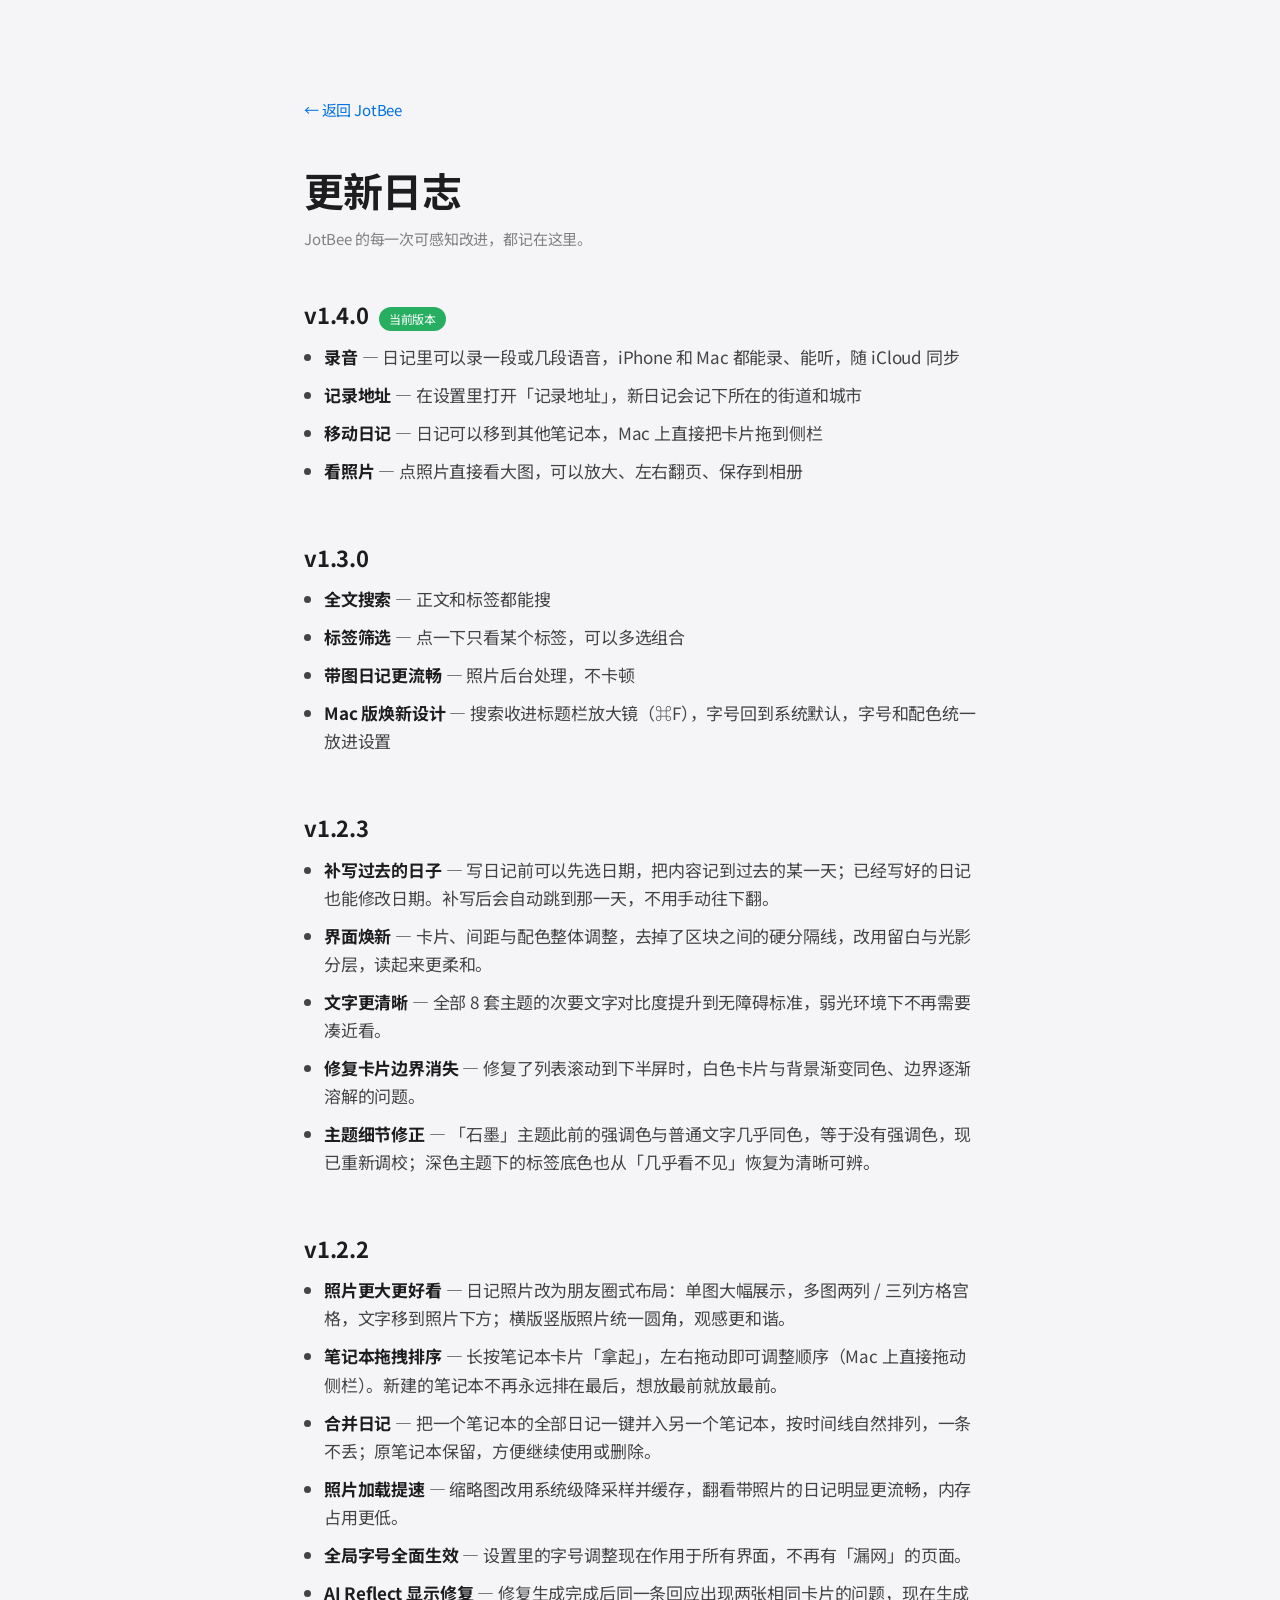
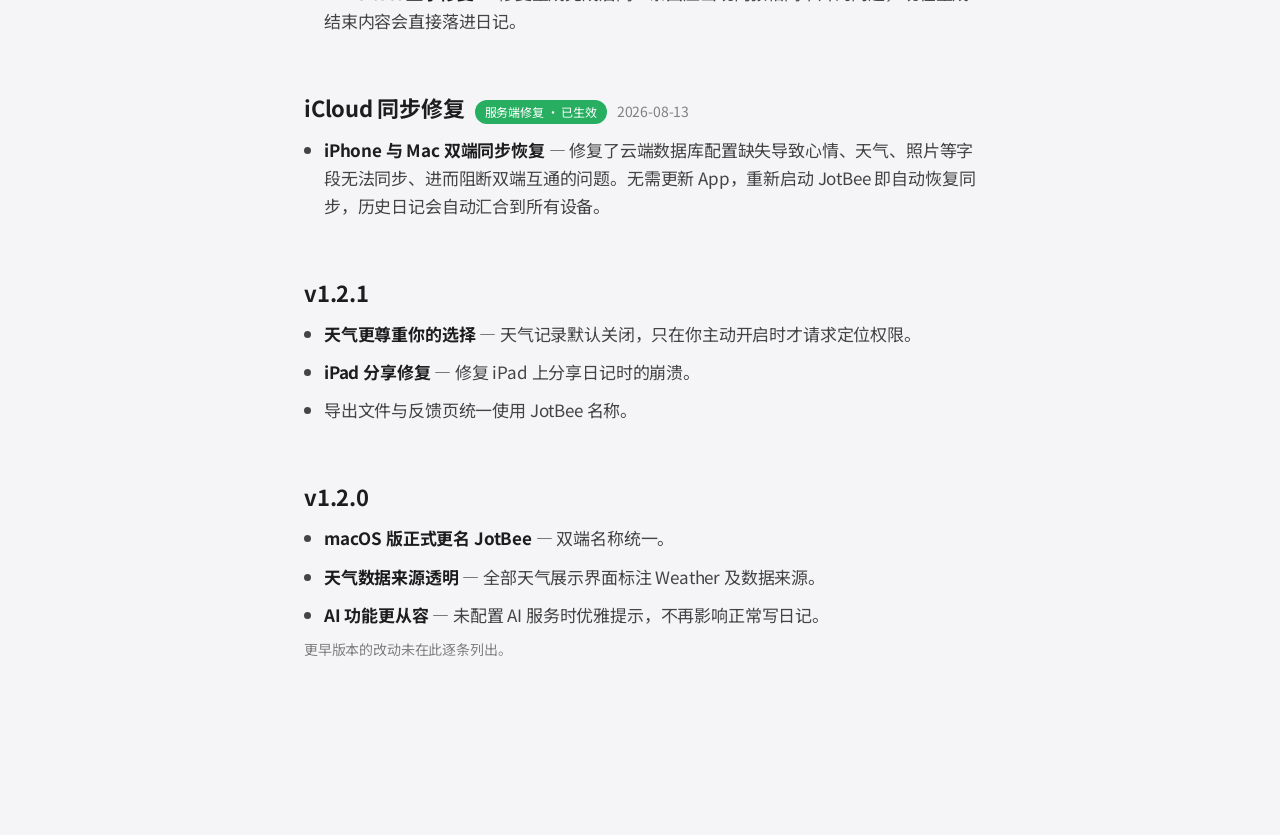
<file: changelog.html>
<!DOCTYPE html>
<html lang="zh-CN">
<head>
    <meta charset="UTF-8">
    <meta name="viewport" content="width=device-width, initial-scale=1.0">
    <title>JotBee 更新日志</title>
    <meta name="description" content="JotBee 的每一次可感知改进：新功能、体验优化与问题修复。">
    <link rel="icon" type="image/png" href="assets/favicon-jotbee.png">
    <link rel="apple-touch-icon" href="assets/favicon-jotbee.png">
    <link rel="stylesheet" href="styles.css">
    <style>
        .changelog-wrap { max-width: 720px; margin: 0 auto; padding: 96px 24px 120px; }
        .changelog-wrap h1 { font-size: 40px; letter-spacing: -0.02em; margin-bottom: 8px; }
        .changelog-meta { color: var(--text-tertiary); font-size: 15px; margin-bottom: 48px; }
        .changelog-back { display: inline-block; margin-bottom: 40px; color: var(--accent); text-decoration: none; font-size: 15px; }
        .changelog-back:hover { text-decoration: underline; }
        .release { margin-bottom: 56px; }
        .release-head { display: flex; align-items: baseline; gap: 10px; flex-wrap: wrap; margin-bottom: 4px; }
        .release-head h2 { font-size: 22px; letter-spacing: -0.01em; margin: 0; }
        .release-badge { font-size: 12px; padding: 3px 10px; border-radius: 999px; background: var(--accent); color: #fff; white-space: nowrap; }
        .release-badge.badge-live { background: #27AE60; }
        .release-date { color: var(--text-tertiary); font-size: 14px; }
        .release ul { padding-left: 20px; margin: 12px 0 0; }
        .release li { color: var(--text-secondary); font-size: 17px; line-height: 1.65; margin: 10px 0; }
        .release li strong { color: var(--text-primary); }
        .release-note { color: var(--text-tertiary); font-size: 14px; margin-top: 10px; }
    </style>
</head>
<body>
    <div class="changelog-wrap">
        <a class="changelog-back" href="index.html">← 返回 JotBee</a>
        <h1>更新日志</h1>
        <p class="changelog-meta">JotBee 的每一次可感知改进，都记在这里。</p>

        <div class="release">
            <div class="release-head">
                <h2>v1.4.0</h2>
                <span class="release-badge badge-live">当前版本</span>
            </div>
            <ul>
                <li><strong>录音</strong> — 日记里可以录一段或几段语音，iPhone 和 Mac 都能录、能听，随 iCloud 同步</li>
                <li><strong>记录地址</strong> — 在设置里打开「记录地址」，新日记会记下所在的街道和城市</li>
                <li><strong>移动日记</strong> — 日记可以移到其他笔记本，Mac 上直接把卡片拖到侧栏</li>
                <li><strong>看照片</strong> — 点照片直接看大图，可以放大、左右翻页、保存到相册</li>
            </ul>
        </div>

        <div class="release">
            <div class="release-head">
                <h2>v1.3.0</h2>
            </div>
            <ul>
                <li><strong>全文搜索</strong> — 正文和标签都能搜</li>
                <li><strong>标签筛选</strong> — 点一下只看某个标签，可以多选组合</li>
                <li><strong>带图日记更流畅</strong> — 照片后台处理，不卡顿</li>
                <li><strong>Mac 版焕新设计</strong> — 搜索收进标题栏放大镜（⌘F），字号回到系统默认，字号和配色统一放进设置</li>
            </ul>
        </div>

        <div class="release">
            <div class="release-head">
                <h2>v1.2.3</h2>
            </div>
            <ul>
                <li><strong>补写过去的日子</strong> — 写日记前可以先选日期，把内容记到过去的某一天；已经写好的日记也能修改日期。补写后会自动跳到那一天，不用手动往下翻。</li>
                <li><strong>界面焕新</strong> — 卡片、间距与配色整体调整，去掉了区块之间的硬分隔线，改用留白与光影分层，读起来更柔和。</li>
                <li><strong>文字更清晰</strong> — 全部 8 套主题的次要文字对比度提升到无障碍标准，弱光环境下不再需要凑近看。</li>
                <li><strong>修复卡片边界消失</strong> — 修复了列表滚动到下半屏时，白色卡片与背景渐变同色、边界逐渐溶解的问题。</li>
                <li><strong>主题细节修正</strong> — 「石墨」主题此前的强调色与普通文字几乎同色，等于没有强调色，现已重新调校；深色主题下的标签底色也从「几乎看不见」恢复为清晰可辨。</li>
            </ul>
        </div>

        <div class="release">
            <div class="release-head">
                <h2>v1.2.2</h2>
            </div>
            <ul>
                <li><strong>照片更大更好看</strong> — 日记照片改为朋友圈式布局：单图大幅展示，多图两列 / 三列方格宫格，文字移到照片下方；横版竖版照片统一圆角，观感更和谐。</li>
                <li><strong>笔记本拖拽排序</strong> — 长按笔记本卡片「拿起」，左右拖动即可调整顺序（Mac 上直接拖动侧栏）。新建的笔记本不再永远排在最后，想放最前就放最前。</li>
                <li><strong>合并日记</strong> — 把一个笔记本的全部日记一键并入另一个笔记本，按时间线自然排列，一条不丢；原笔记本保留，方便继续使用或删除。</li>
                <li><strong>照片加载提速</strong> — 缩略图改用系统级降采样并缓存，翻看带照片的日记明显更流畅，内存占用更低。</li>
                <li><strong>全局字号全面生效</strong> — 设置里的字号调整现在作用于所有界面，不再有「漏网」的页面。</li>
                <li><strong>AI Reflect 显示修复</strong> — 修复生成完成后同一条回应出现两张相同卡片的问题，现在生成结束内容会直接落进日记。</li>
            </ul>
        </div>

        <div class="release">
            <div class="release-head">
                <h2>iCloud 同步修复</h2>
                <span class="release-badge badge-live">服务端修复 · 已生效</span>
                <span class="release-date">2026-08-13</span>
            </div>
            <ul>
                <li><strong>iPhone 与 Mac 双端同步恢复</strong> — 修复了云端数据库配置缺失导致心情、天气、照片等字段无法同步、进而阻断双端互通的问题。无需更新 App，重新启动 JotBee 即自动恢复同步，历史日记会自动汇合到所有设备。</li>
            </ul>
        </div>

        <div class="release">
            <div class="release-head">
                <h2>v1.2.1</h2>
            </div>
            <ul>
                <li><strong>天气更尊重你的选择</strong> — 天气记录默认关闭，只在你主动开启时才请求定位权限。</li>
                <li><strong>iPad 分享修复</strong> — 修复 iPad 上分享日记时的崩溃。</li>
                <li>导出文件与反馈页统一使用 JotBee 名称。</li>
            </ul>
        </div>

        <div class="release">
            <div class="release-head">
                <h2>v1.2.0</h2>
            </div>
            <ul>
                <li><strong>macOS 版正式更名 JotBee</strong> — 双端名称统一。</li>
                <li><strong>天气数据来源透明</strong> — 全部天气展示界面标注  Weather 及数据来源。</li>
                <li><strong>AI 功能更从容</strong> — 未配置 AI 服务时优雅提示，不再影响正常写日记。</li>
            </ul>
            <p class="release-note">更早版本的改动未在此逐条列出。</p>
        </div>
    </div>
</body>
</html>
</file>
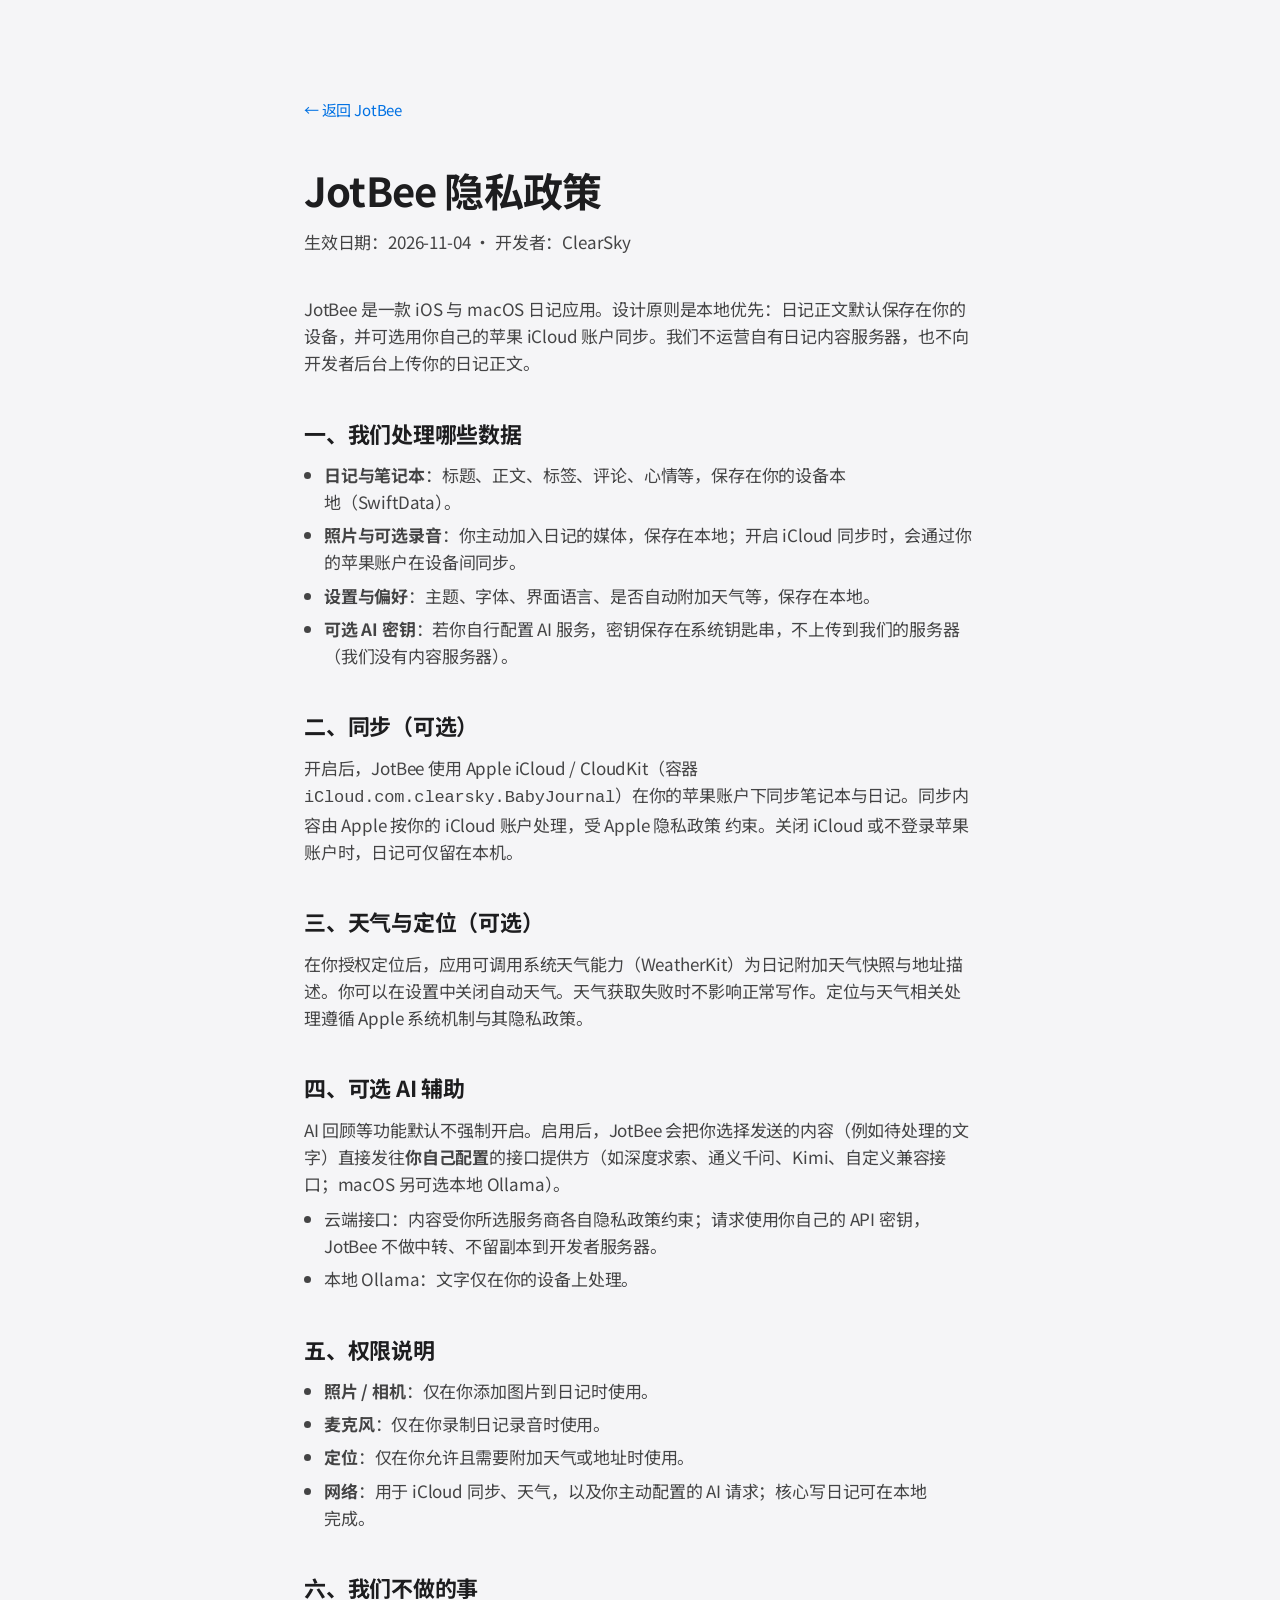
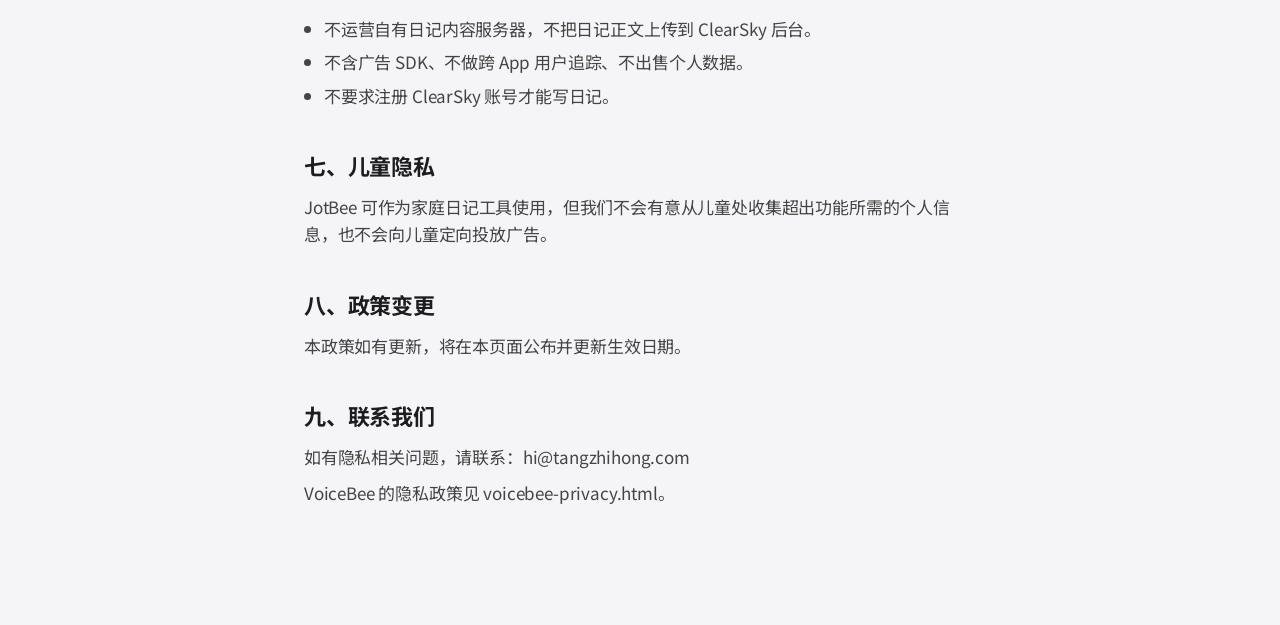
<file: privacy.html>
<!DOCTYPE html>
<html lang="zh-CN">
<head>
    <meta charset="UTF-8">
    <meta name="viewport" content="width=device-width, initial-scale=1.0">
    <title>JotBee 隐私政策</title>
    <meta name="description" content="JotBee 隐私政策：说明日记、照片、天气与可选 AI 功能如何处理数据。本地优先，无自建内容服务器。">
    <link rel="stylesheet" href="styles.css">
    <style>
        .privacy-wrap { max-width: 720px; margin: 0 auto; padding: 96px 24px 120px; }
        .privacy-wrap h1 { font-size: 40px; letter-spacing: -0.02em; margin-bottom: 8px; }
        .privacy-meta { color: var(--text-tertiary); font-size: 15px; margin-bottom: 40px; }
        .privacy-wrap h2 { font-size: 22px; margin: 40px 0 12px; letter-spacing: -0.01em; }
        .privacy-wrap p, .privacy-wrap li { color: var(--text-secondary); font-size: 17px; line-height: 1.6; }
        .privacy-wrap ul { padding-left: 20px; margin: 8px 0; }
        .privacy-wrap li { margin: 6px 0; }
        .privacy-lead { font-size: 19px; color: var(--text-primary); margin-bottom: 8px; }
        .privacy-back { display: inline-block; margin-bottom: 40px; color: var(--accent); text-decoration: none; font-size: 15px; }
        .privacy-back:hover { text-decoration: underline; }
        .privacy-note { color: var(--text-tertiary); font-size: 14px; margin-top: 8px; }
    </style>
</head>
<body>
    <div class="privacy-wrap">
        <a class="privacy-back" href="/">← 返回 JotBee</a>
        <h1>JotBee 隐私政策</h1>
        <p class="privacy-meta">生效日期：2026-11-04 · 开发者：ClearSky</p>

        <p class="privacy-lead">JotBee 是一款 iOS 与 macOS 日记应用。设计原则是本地优先：日记正文默认保存在你的设备，并可选用你自己的苹果 iCloud 账户同步。我们不运营自有日记内容服务器，也不向开发者后台上传你的日记正文。</p>

        <h2>一、我们处理哪些数据</h2>
        <ul>
            <li><strong>日记与笔记本</strong>：标题、正文、标签、评论、心情等，保存在你的设备本地（SwiftData）。</li>
            <li><strong>照片与可选录音</strong>：你主动加入日记的媒体，保存在本地；开启 iCloud 同步时，会通过你的苹果账户在设备间同步。</li>
            <li><strong>设置与偏好</strong>：主题、字体、界面语言、是否自动附加天气等，保存在本地。</li>
            <li><strong>可选 AI 密钥</strong>：若你自行配置 AI 服务，密钥保存在系统钥匙串，不上传到我们的服务器（我们没有内容服务器）。</li>
        </ul>

        <h2>二、同步（可选）</h2>
        <p>开启后，JotBee 使用 Apple iCloud / CloudKit（容器 <code>iCloud.com.clearsky.BabyJournal</code>）在你的苹果账户下同步笔记本与日记。同步内容由 Apple 按你的 iCloud 账户处理，受 <a href="https://www.apple.com/legal/privacy/" target="_blank" rel="noopener noreferrer">Apple 隐私政策</a> 约束。关闭 iCloud 或不登录苹果账户时，日记可仅留在本机。</p>

        <h2>三、天气与定位（可选）</h2>
        <p>在你授权定位后，应用可调用系统天气能力（WeatherKit）为日记附加天气快照与地址描述。你可以在设置中关闭自动天气。天气获取失败时不影响正常写作。定位与天气相关处理遵循 Apple 系统机制与其隐私政策。</p>

        <h2>四、可选 AI 辅助</h2>
        <p>AI 回顾等功能默认不强制开启。启用后，JotBee 会把你选择发送的内容（例如待处理的文字）直接发往<strong>你自己配置</strong>的接口提供方（如深度求索、通义千问、Kimi、自定义兼容接口；macOS 另可选本地 Ollama）。</p>
        <ul>
            <li>云端接口：内容受你所选服务商各自隐私政策约束；请求使用你自己的 API 密钥，JotBee 不做中转、不留副本到开发者服务器。</li>
            <li>本地 Ollama：文字仅在你的设备上处理。</li>
        </ul>

        <h2>五、权限说明</h2>
        <ul>
            <li><strong>照片 / 相机</strong>：仅在你添加图片到日记时使用。</li>
            <li><strong>麦克风</strong>：仅在你录制日记录音时使用。</li>
            <li><strong>定位</strong>：仅在你允许且需要附加天气或地址时使用。</li>
            <li><strong>网络</strong>：用于 iCloud 同步、天气，以及你主动配置的 AI 请求；核心写日记可在本地完成。</li>
        </ul>

        <h2>六、我们不做的事</h2>
        <ul>
            <li>不运营自有日记内容服务器，不把日记正文上传到 ClearSky 后台。</li>
            <li>不含广告 SDK、不做跨 App 用户追踪、不出售个人数据。</li>
            <li>不要求注册 ClearSky 账号才能写日记。</li>
        </ul>

        <h2>七、儿童隐私</h2>
        <p>JotBee 可作为家庭日记工具使用，但我们不会有意从儿童处收集超出功能所需的个人信息，也不会向儿童定向投放广告。</p>

        <h2>八、政策变更</h2>
        <p>本政策如有更新，将在本页面公布并更新生效日期。</p>

        <h2>九、联系我们</h2>
        <p>如有隐私相关问题，请联系：hi@tangzhihong.com</p>
        <p class="privacy-note">VoiceBee 的隐私政策见 <a href="voicebee-privacy.html">voicebee-privacy.html</a>。</p>
    </div>
</body>
</html>
</file>
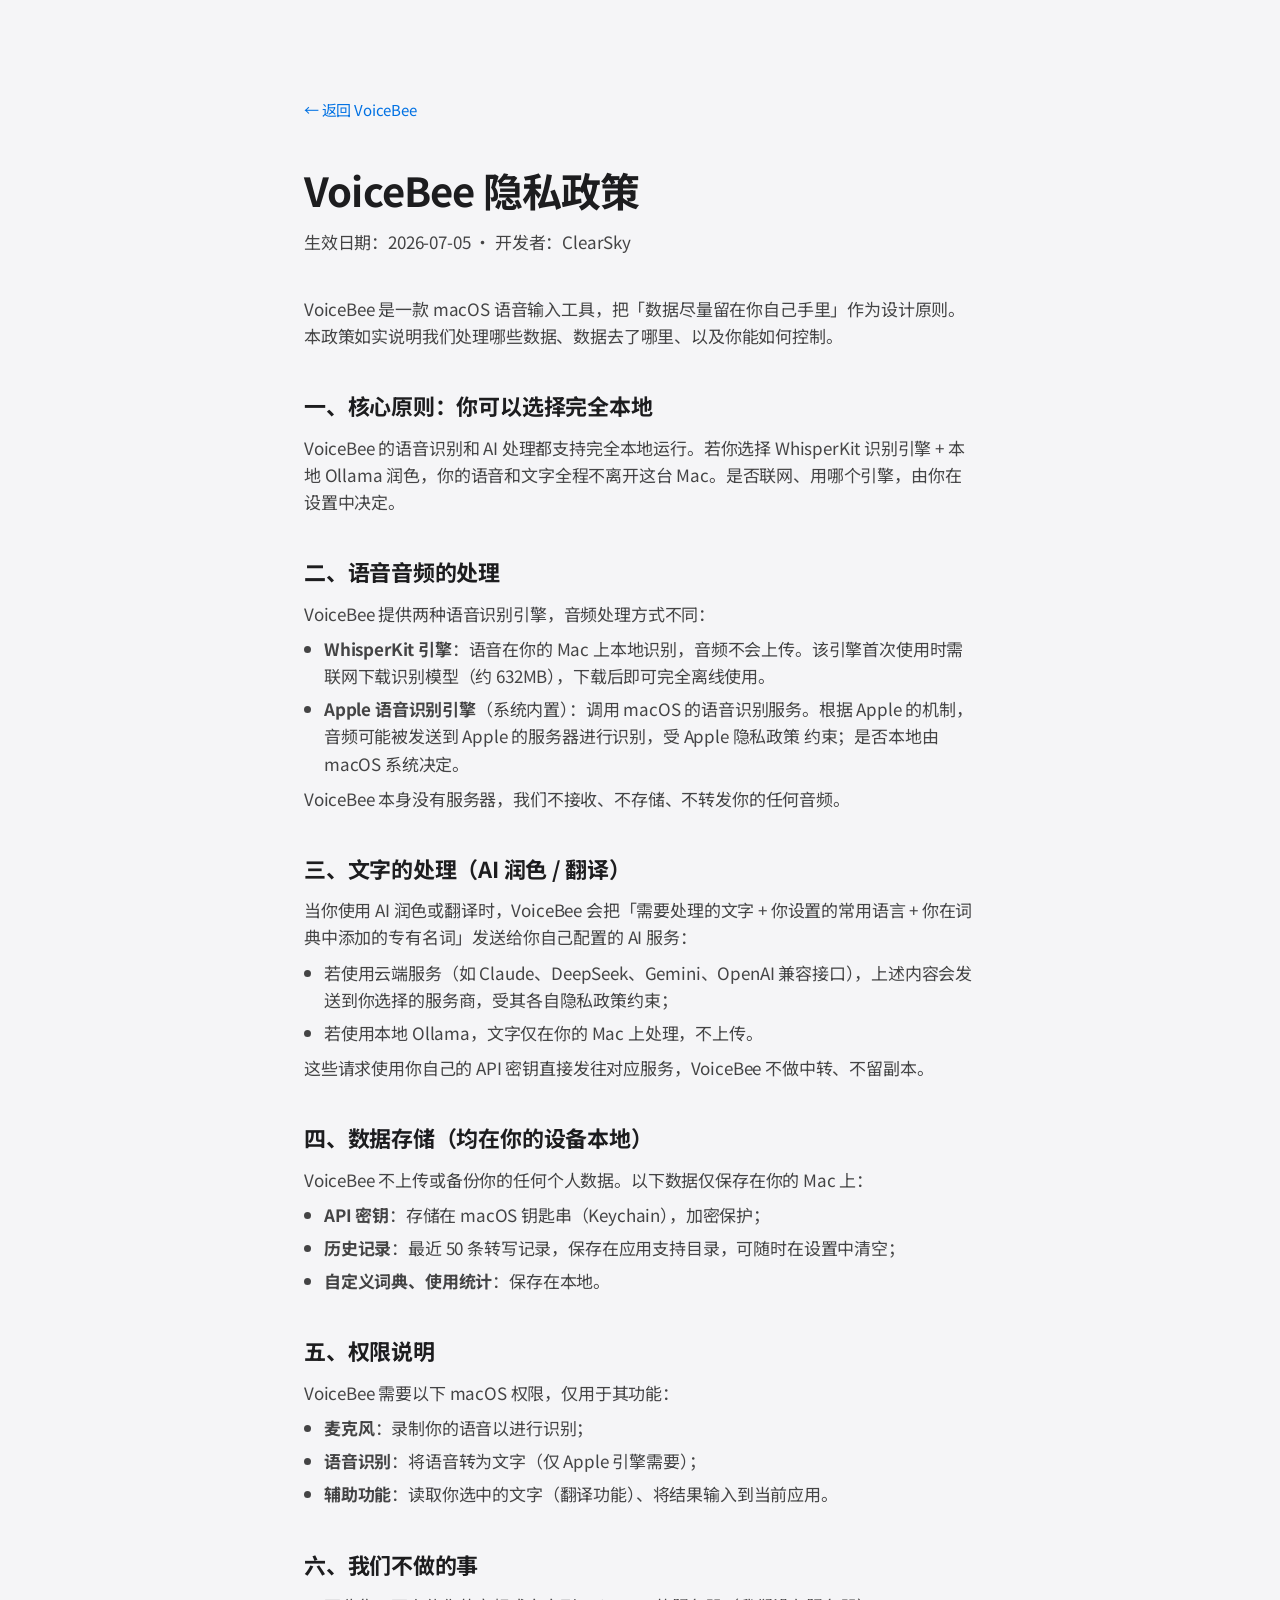
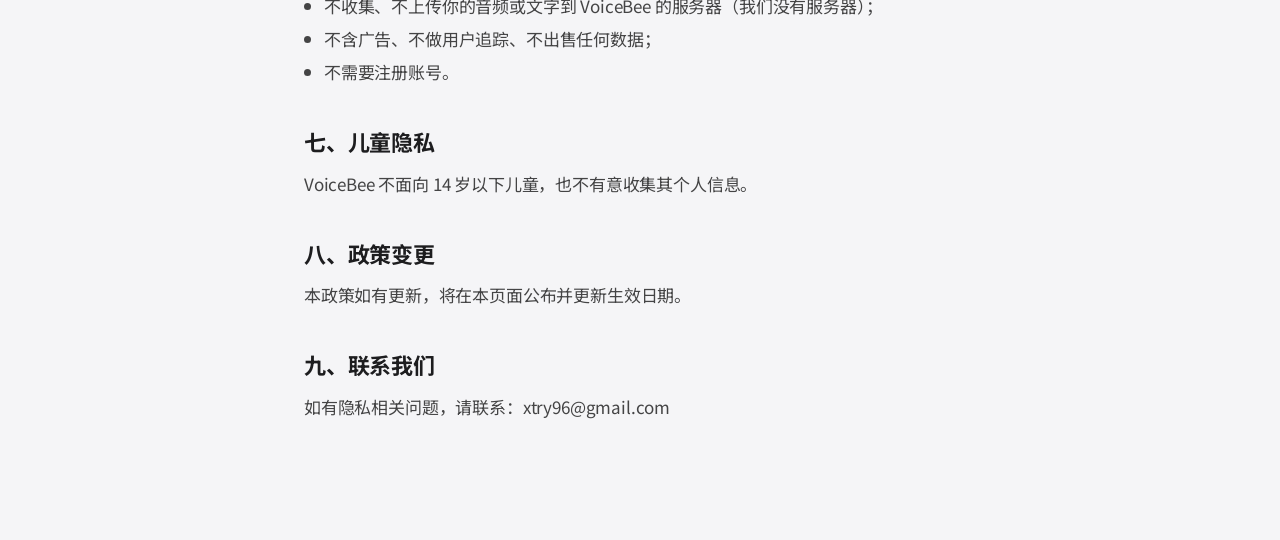
<file: voicebee-privacy.html>
<!DOCTYPE html>
<html lang="zh-CN">
<head>
    <meta charset="UTF-8">
    <meta name="viewport" content="width=device-width, initial-scale=1.0">
    <title>VoiceBee 隐私政策</title>
    <meta name="description" content="VoiceBee 隐私政策：如实说明语音、文字数据的处理方式与去向。支持完全本地运行。">
    <link rel="stylesheet" href="styles.css">
    <style>
        .privacy-wrap { max-width: 720px; margin: 0 auto; padding: 96px 24px 120px; }
        .privacy-wrap h1 { font-size: 40px; letter-spacing: -0.02em; margin-bottom: 8px; }
        .privacy-meta { color: var(--text-tertiary); font-size: 15px; margin-bottom: 40px; }
        .privacy-wrap h2 { font-size: 22px; margin: 40px 0 12px; letter-spacing: -0.01em; }
        .privacy-wrap p, .privacy-wrap li { color: var(--text-secondary); font-size: 17px; line-height: 1.6; }
        .privacy-wrap ul { padding-left: 20px; margin: 8px 0; }
        .privacy-wrap li { margin: 6px 0; }
        .privacy-lead { font-size: 19px; color: var(--text-primary); margin-bottom: 8px; }
        .privacy-back { display: inline-block; margin-bottom: 40px; color: var(--accent); text-decoration: none; font-size: 15px; }
        .privacy-back:hover { text-decoration: underline; }
        .privacy-note { color: var(--text-tertiary); font-size: 14px; margin-top: 8px; }
    </style>
</head>
<body>
    <div class="privacy-wrap">
        <a class="privacy-back" href="voicebee.html">← 返回 VoiceBee</a>
        <h1>VoiceBee 隐私政策</h1>
        <p class="privacy-meta">生效日期：2026-07-05 · 开发者：ClearSky</p>

        <p class="privacy-lead">VoiceBee 是一款 macOS 语音输入工具，把「数据尽量留在你自己手里」作为设计原则。本政策如实说明我们处理哪些数据、数据去了哪里、以及你能如何控制。</p>

        <h2>一、核心原则：你可以选择完全本地</h2>
        <p>VoiceBee 的语音识别和 AI 处理都支持完全本地运行。若你选择 WhisperKit 识别引擎 + 本地 Ollama 润色，你的语音和文字全程不离开这台 Mac。是否联网、用哪个引擎，由你在设置中决定。</p>

        <h2>二、语音音频的处理</h2>
        <p>VoiceBee 提供两种语音识别引擎，音频处理方式不同：</p>
        <ul>
            <li><strong>WhisperKit 引擎</strong>：语音在你的 Mac 上本地识别，音频不会上传。该引擎首次使用时需联网下载识别模型（约 632MB），下载后即可完全离线使用。</li>
            <li><strong>Apple 语音识别引擎</strong>（系统内置）：调用 macOS 的语音识别服务。根据 Apple 的机制，音频可能被发送到 Apple 的服务器进行识别，受 <a href="https://www.apple.com/legal/privacy/" target="_blank" rel="noopener noreferrer">Apple 隐私政策</a> 约束；是否本地由 macOS 系统决定。</li>
        </ul>
        <p>VoiceBee 本身没有服务器，我们不接收、不存储、不转发你的任何音频。</p>

        <h2>三、文字的处理（AI 润色 / 翻译）</h2>
        <p>当你使用 AI 润色或翻译时，VoiceBee 会把「需要处理的文字 + 你设置的常用语言 + 你在词典中添加的专有名词」发送给你自己配置的 AI 服务：</p>
        <ul>
            <li>若使用云端服务（如 Claude、DeepSeek、Gemini、OpenAI 兼容接口），上述内容会发送到你选择的服务商，受其各自隐私政策约束；</li>
            <li>若使用本地 Ollama，文字仅在你的 Mac 上处理，不上传。</li>
        </ul>
        <p>这些请求使用你自己的 API 密钥直接发往对应服务，VoiceBee 不做中转、不留副本。</p>

        <h2>四、数据存储（均在你的设备本地）</h2>
        <p>VoiceBee 不上传或备份你的任何个人数据。以下数据仅保存在你的 Mac 上：</p>
        <ul>
            <li><strong>API 密钥</strong>：存储在 macOS 钥匙串（Keychain），加密保护；</li>
            <li><strong>历史记录</strong>：最近 50 条转写记录，保存在应用支持目录，可随时在设置中清空；</li>
            <li><strong>自定义词典、使用统计</strong>：保存在本地。</li>
        </ul>

        <h2>五、权限说明</h2>
        <p>VoiceBee 需要以下 macOS 权限，仅用于其功能：</p>
        <ul>
            <li><strong>麦克风</strong>：录制你的语音以进行识别；</li>
            <li><strong>语音识别</strong>：将语音转为文字（仅 Apple 引擎需要）；</li>
            <li><strong>辅助功能</strong>：读取你选中的文字（翻译功能）、将结果输入到当前应用。</li>
        </ul>

        <h2>六、我们不做的事</h2>
        <ul>
            <li>不收集、不上传你的音频或文字到 VoiceBee 的服务器（我们没有服务器）；</li>
            <li>不含广告、不做用户追踪、不出售任何数据；</li>
            <li>不需要注册账号。</li>
        </ul>

        <h2>七、儿童隐私</h2>
        <p>VoiceBee 不面向 14 岁以下儿童，也不有意收集其个人信息。</p>

        <h2>八、政策变更</h2>
        <p>本政策如有更新，将在本页面公布并更新生效日期。</p>

        <h2>九、联系我们</h2>
        <p>如有隐私相关问题，请联系：xtry96@gmail.com</p>
    </div>
</body>
</html>
</file>
<file: styles.css>
/* ===== ClearSky — Apple-inspired System (v2) ===== */

@import url('https://fonts.googleapis.com/css2?family=Noto+Sans+SC:wght@300;400;500;600;700&display=swap');

*, *::before, *::after { margin: 0; padding: 0; box-sizing: border-box }

:root {
    /* Surfaces (defaults — overridden by theme classes) */
    --bg-page: #f5f5f7;
    --bg-dark: #000000;
    --bg-white: #ffffff;
    --bg-light: #f5f5f7;
    --bg-card: #ffffff;
    --bg-card-dark: #1d1d1f;

    --text-primary: #1d1d1f;
    --text-secondary: rgba(0, 0, 0, 0.72);
    --text-tertiary: rgba(0, 0, 0, 0.48);

    --accent: #0071e3;
    --accent-hover: #0077ed;
    --accent-soft: rgba(0, 113, 227, 0.08);
    --link-light: #0066cc;
    --link-dark: #2997ff;

    --border-light: rgba(0, 0, 0, 0.08);
    --border-dark: rgba(255, 255, 255, 0.12);

    --font-display: 'SF Pro Display', -apple-system, BlinkMacSystemFont,
        'PingFang SC', 'Noto Sans SC', 'Source Han Sans CN',
        'Microsoft YaHei', 'Helvetica Neue', sans-serif;
    --font-text: 'SF Pro Text', -apple-system, BlinkMacSystemFont,
        'PingFang SC', 'Noto Sans SC', 'Source Han Sans CN',
        'Microsoft YaHei', 'Helvetica Neue', sans-serif;
    --font-mono: 'SF Mono', ui-monospace, Menlo, monospace;

    --max-width: 1040px;
    --section-padding: 120px 0;
    --radius-card: 18px;
    --radius-tile: 22px;
    --radius-pill: 980px;
}

/* ===== Theme: Warm (gold + cream) ===== */
.theme-warm {
    --bg-page: #f4efe6;
    --bg-light: #f4efe6;
    --bg-white: #faf6ef;
    --bg-card: #faf6ef;
    --accent: #a17434;
    --accent-hover: #b88440;
    --accent-soft: rgba(161, 116, 52, 0.10);
    --link-light: #7d5722;
    --link-dark: #d6a558;
}

/* ===== Theme: Mono (pure black/white) ===== */
.theme-mono {
    --accent: #1d1d1f;
    --accent-hover: #000000;
    --accent-soft: rgba(0, 0, 0, 0.06);
    --link-light: #1d1d1f;
    --link-dark: #ffffff;
}

html { scroll-behavior: smooth }

body {
    font-family: var(--font-text);
    font-size: 17px;
    line-height: 1.47;
    letter-spacing: -0.01em;
    color: var(--text-primary);
    background: var(--bg-page);
    -webkit-font-smoothing: antialiased;
    -moz-osx-font-smoothing: grayscale;
    text-wrap: pretty;
}

a { color: inherit; text-decoration: none }
img { max-width: 100%; height: auto; display: block }
button { font-family: inherit; cursor: pointer; border: none; background: none }

/* ===== Skip link ===== */
.skip-nav {
    position: absolute; top: -100%; left: 16px; z-index: 200;
    background: var(--accent); color: #fff;
    padding: 8px 16px; border-radius: 0 0 8px 8px;
    font-size: 14px; font-weight: 600;
}
.skip-nav:focus { top: 0 }

/* ===== Top Nav ===== */
.nav {
    position: sticky; top: 0; z-index: 100;
    background: rgba(0, 0, 0, 0.78);
    backdrop-filter: saturate(180%) blur(20px);
    -webkit-backdrop-filter: saturate(180%) blur(20px);
    height: 48px;
}
.theme-warm .nav { background: rgba(40, 26, 14, 0.82) }
.nav-inner {
    max-width: var(--max-width);
    margin: 0 auto; padding: 0 24px;
    height: 48px;
    display: flex; align-items: center; justify-content: space-between;
}
.nav-logo {
    font-family: var(--font-display);
    font-size: 17px; font-weight: 600;
    color: #fff; letter-spacing: -0.01em;
    display: inline-flex; align-items: center; gap: 8px;
}
.nav-logo-mark {
    width: 16px; height: 16px;
    border-radius: 4px;
    background: linear-gradient(135deg, #fff 0%, #d4d4d6 100%);
    display: inline-block;
}
.theme-warm .nav-logo-mark {
    background: linear-gradient(135deg, #e6c98a 0%, #a17434 100%);
}
.nav-links { display: flex; gap: 28px }
.nav-links a {
    font-size: 12px; font-weight: 400;
    color: rgba(255, 255, 255, 0.78);
    transition: color .2s;
}
.nav-links a:hover { color: #fff }

/* ===== Sections ===== */
.section { padding: var(--section-padding); position: relative }
.section-inner {
    max-width: var(--max-width);
    margin: 0 auto; padding: 0 24px;
}
.section-dark { background: var(--bg-dark); color: #fff }
.section-light { background: var(--bg-light); color: var(--text-primary) }
.section-white { background: var(--bg-white); color: var(--text-primary) }
.section + .section { border-top: 0 }

.theme-warm .section-dark { background: #1a120a }

/* ===== Typography ===== */
.eyebrow {
    font-family: var(--font-display);
    font-size: 13px; font-weight: 500;
    text-transform: uppercase;
    letter-spacing: 0.12em;
    color: var(--accent);
    margin-bottom: 16px;
}
.section-dark .eyebrow { color: var(--link-dark) }
.theme-mono .section-dark .eyebrow { color: rgba(255,255,255,.7) }

.headline-hero {
    font-family: var(--font-display);
    font-size: clamp(40px, 6vw, 76px);
    font-weight: 600;
    line-height: 1.04;
    letter-spacing: -0.025em;
}
.headline-section {
    font-family: var(--font-display);
    font-size: clamp(28px, 4vw, 44px);
    font-weight: 600;
    line-height: 1.08;
    letter-spacing: -0.015em;
}
.headline-tile {
    font-family: var(--font-display);
    font-size: 24px; font-weight: 600;
    line-height: 1.16; letter-spacing: -0.01em;
}
.subtitle {
    font-family: var(--font-display);
    font-size: clamp(17px, 1.6vw, 21px);
    font-weight: 400;
    line-height: 1.4;
    letter-spacing: 0;
    margin-top: 16px;
    color: var(--text-secondary);
    max-width: 640px;
}
.section-dark .subtitle { color: rgba(255, 255, 255, 0.72) }
.section-inner.center { text-align: center }
.section-inner.center .subtitle { margin-left: auto; margin-right: auto }

/* ===== Buttons ===== */
.btn {
    display: inline-flex; align-items: center; gap: 8px;
    font-family: var(--font-text);
    font-size: 15px; font-weight: 500;
    padding: 11px 24px;
    border-radius: var(--radius-pill);
    transition: all .2s ease;
    border: 1px solid transparent;
}
.btn-primary { background: var(--accent); color: #fff }
.btn-primary:hover { background: var(--accent-hover); transform: translateY(-1px) }
.btn-ghost {
    border-color: rgba(0,0,0,.18);
    color: var(--text-primary);
}
.btn-ghost:hover { background: rgba(0,0,0,.04) }
.section-dark .btn-ghost {
    border-color: rgba(255,255,255,.28);
    color: #fff;
}
.section-dark .btn-ghost:hover { background: rgba(255,255,255,.08) }
.theme-mono .btn-primary { background: #1d1d1f; color: #fff }
.theme-mono .section-dark .btn-primary { background: #fff; color: #000 }

.link-arrow {
    display: inline-flex; align-items: center; gap: 4px;
    color: var(--accent);
    font-size: 15px; font-weight: 500;
    transition: gap .2s;
}
.link-arrow:hover { gap: 8px }
.section-dark .link-arrow { color: var(--link-dark) }
.theme-mono .section-dark .link-arrow { color: #fff }

/* ===== Hero ===== */
.hero {
    padding: 80px 0 40px;
    display: grid;
    grid-template-columns: 1.05fr 1fr;
    gap: 64px;
    align-items: center;
}
.hero-text .headline-hero { margin-bottom: 0 }
.hero-meta {
    margin-top: 32px;
    display: flex; gap: 16px; flex-wrap: wrap;
    align-items: center;
}
.hero-stat {
    display: inline-flex; align-items: center; gap: 8px;
    font-size: 13px;
    color: rgba(255,255,255,.6);
}
.hero-stat-dot {
    width: 6px; height: 6px;
    border-radius: 50%;
    background: #34c759;
    box-shadow: 0 0 0 4px rgba(52, 199, 89, 0.18);
}

/* Hero mockup composition */
.hero-stage {
    position: relative;
    aspect-ratio: 4 / 5;
    width: 100%;
    max-width: 460px;
    margin: 0 auto;
}
.mock {
    position: absolute;
    border-radius: 14px;
    overflow: hidden;
    box-shadow:
        0 1px 1px rgba(0,0,0,.04),
        0 12px 28px rgba(0,0,0,.18),
        0 32px 80px rgba(0,0,0,.28);
}

/* JotBee editor mock — back left */
.mock-jotbee {
    width: 78%;
    top: 6%;
    left: 0;
    background: #faf6ef;
    transform: rotate(-3deg);
    border: 1px solid rgba(0,0,0,.06);
}
.theme-mono .mock-jotbee { background: #fff }
.mock-jotbee-bar {
    height: 30px;
    background: linear-gradient(180deg, #f0ebe1 0%, #e8e2d4 100%);
    display: flex; align-items: center; padding: 0 12px; gap: 6px;
    border-bottom: 1px solid rgba(0,0,0,.05);
}
.mock-jotbee-bar i {
    width: 10px; height: 10px; border-radius: 50%;
    background: rgba(0,0,0,.18);
}
.mock-jotbee-bar i:nth-child(1) { background: #ff5f57 }
.mock-jotbee-bar i:nth-child(2) { background: #febc2e }
.mock-jotbee-bar i:nth-child(3) { background: #28c840 }
.mock-jotbee-body {
    padding: 22px 24px 28px;
    font-family: var(--font-display);
    color: #2a241a;
}
.mock-jotbee-date {
    font-size: 11px; color: #a89a82;
    letter-spacing: 0.08em; text-transform: uppercase;
    margin-bottom: 8px;
}
.mock-jotbee-title {
    font-size: 17px; font-weight: 600;
    margin-bottom: 12px; line-height: 1.3;
}
.mock-jotbee-line {
    height: 7px; border-radius: 3px;
    background: rgba(58, 44, 24, 0.14);
    margin-bottom: 7px;
}
.mock-jotbee-line.short { width: 64% }
.mock-jotbee-line.medium { width: 84% }
.mock-jotbee-emoji {
    margin-top: 14px;
    display: flex; gap: 6px;
    font-size: 13px;
}
.mock-jotbee-tag {
    display: inline-block;
    padding: 3px 9px;
    border-radius: 100px;
    background: rgba(161, 116, 52, .12);
    color: #a17434;
    font-size: 10px;
    font-weight: 600;
}

/* VoiceBee floating panel — front right */
.mock-voicebee {
    width: 64%;
    bottom: 4%;
    right: 0;
    background: rgba(28, 28, 30, 0.86);
    backdrop-filter: blur(24px) saturate(160%);
    -webkit-backdrop-filter: blur(24px) saturate(160%);
    color: #fff;
    padding: 18px 20px 16px;
    transform: rotate(2.5deg);
    border: 1px solid rgba(255,255,255,.08);
}
.mock-voicebee-text {
    font-family: var(--font-display);
    font-size: 14px;
    line-height: 1.4;
    letter-spacing: -0.005em;
    color: rgba(255,255,255,.95);
}
.mock-voicebee-cursor {
    display: inline-block;
    width: 1px; height: 14px;
    background: #fff;
    margin-left: 1px;
    vertical-align: -2px;
    animation: blink 1s step-end infinite;
}
@keyframes blink { 50% { opacity: 0 } }
.mock-voicebee-bottom {
    margin-top: 14px;
    display: flex; align-items: center; justify-content: space-between;
    gap: 10px;
    padding-top: 12px;
    border-top: 1px solid rgba(255,255,255,.10);
}
.mock-voicebee-wave {
    display: flex; align-items: center; gap: 3px;
    height: 14px;
}
.mock-voicebee-wave span {
    display: block;
    width: 2px;
    background: #ff453a;
    border-radius: 2px;
    animation: wave 1.2s ease-in-out infinite;
}
.mock-voicebee-wave span:nth-child(1) { height: 30%; animation-delay: -.4s }
.mock-voicebee-wave span:nth-child(2) { height: 60%; animation-delay: -.2s }
.mock-voicebee-wave span:nth-child(3) { height: 100%; animation-delay: 0s }
.mock-voicebee-wave span:nth-child(4) { height: 70%; animation-delay: -.3s }
.mock-voicebee-wave span:nth-child(5) { height: 45%; animation-delay: -.1s }
.mock-voicebee-wave span:nth-child(6) { height: 80%; animation-delay: -.5s }
@keyframes wave {
    0%, 100% { transform: scaleY(.5) }
    50% { transform: scaleY(1) }
}
.mock-voicebee-kbd {
    font-family: var(--font-mono);
    font-size: 10px;
    color: rgba(255,255,255,.55);
    padding: 3px 8px;
    border: 1px solid rgba(255,255,255,.18);
    border-radius: 5px;
}

@media (prefers-reduced-motion: reduce) {
    .mock-voicebee-cursor, .mock-voicebee-wave span { animation: none }
}

/* Decorative ambient glow behind mockups */
.hero-stage::before {
    content: '';
    position: absolute;
    inset: -10% -5% -5% -5%;
    background:
        radial-gradient(40% 35% at 70% 30%, var(--accent-soft) 0%, transparent 60%),
        radial-gradient(45% 40% at 30% 70%, var(--accent-soft) 0%, transparent 60%);
    z-index: -1;
    filter: blur(20px);
}

/* ===== Products grid ===== */
.products-grid {
    display: grid;
    grid-template-columns: 1fr 1fr;
    gap: 14px;
    margin-top: 56px;
}
.product-tile {
    display: flex; flex-direction: column;
    padding: 40px 36px 36px;
    background: var(--bg-card);
    border-radius: var(--radius-card);
    border: 1px solid var(--border-light);
    transition: transform .35s ease, box-shadow .35s ease, border-color .35s ease;
    position: relative;
    overflow: hidden;
    text-align: left;
    color: var(--text-primary);
    min-height: 360px;
}
.section-dark .product-tile {
    background: var(--bg-card-dark);
    border-color: var(--border-dark);
    color: #fff;
}
.product-tile:hover {
    transform: translateY(-3px);
    box-shadow: 0 20px 50px rgba(0,0,0,.10);
    border-color: rgba(0,0,0,.16);
}
.section-dark .product-tile:hover {
    box-shadow: 0 20px 50px rgba(0,0,0,.5);
    border-color: rgba(255,255,255,.22);
}
.product-tile-head {
    display: flex; align-items: center; gap: 16px;
    margin-bottom: 20px;
}
.product-tile-icon {
    width: 64px; height: 64px;
    background: #f3ecdc;
    box-shadow: 0 6px 20px rgba(0,0,0,.10);
    flex-shrink: 0;
    object-fit: cover;
    /* True iOS squircle (n=5 superellipse) */
    -webkit-mask-image: url("assets/squircle.svg");
    mask-image: url("assets/squircle.svg");
    -webkit-mask-size: 100% 100%;
    mask-size: 100% 100%;
}
.product-tile-meta { display: flex; flex-direction: column; gap: 2px }
.product-tile h3 {
    font-family: var(--font-display);
    font-size: 26px; font-weight: 600;
    letter-spacing: -0.015em;
    line-height: 1.1;
}
.product-tile-platform {
    font-size: 12px; color: var(--text-tertiary);
    letter-spacing: 0.04em;
}
.section-dark .product-tile-platform { color: rgba(255,255,255,.5) }
.product-tile-tagline {
    font-family: var(--font-display);
    font-size: 19px; font-weight: 500;
    line-height: 1.32; letter-spacing: -0.01em;
    margin-bottom: 12px;
    max-width: 22ch;
}
.product-tile-desc {
    font-size: 14px;
    color: var(--text-secondary);
    line-height: 1.55;
    margin-bottom: 24px;
}
.section-dark .product-tile-desc { color: rgba(255,255,255,.65) }
.product-tile-features {
    display: flex; flex-wrap: wrap; gap: 6px;
    margin-bottom: 24px;
}
.product-tile-features span {
    font-size: 11px;
    padding: 4px 10px;
    border-radius: 100px;
    background: rgba(0,0,0,.05);
    color: var(--text-secondary);
    font-weight: 500;
}
.section-dark .product-tile-features span {
    background: rgba(255,255,255,.08);
    color: rgba(255,255,255,.7);
}
.product-tile-cta {
    margin-top: auto;
    display: inline-flex; align-items: center; gap: 4px;
    color: var(--accent);
    font-size: 15px; font-weight: 500;
    transition: gap .2s;
}
.product-tile:hover .product-tile-cta { gap: 8px }
.section-dark .product-tile-cta { color: var(--link-dark) }
.theme-mono .section-dark .product-tile-cta { color: #fff }

/* ===== Updates / Timeline ===== */
.updates-timeline {
    margin-top: 56px;
    display: grid;
    gap: 20px;
}
.update-row {
    display: grid;
    grid-template-columns: 180px 1fr;
    gap: 32px;
    align-items: flex-start;
    padding: 28px 0;
    border-top: 1px solid var(--border-light);
}
.section-dark .update-row { border-top-color: var(--border-dark) }
.update-row:last-child { border-bottom: 1px solid var(--border-light) }
.section-dark .update-row:last-child { border-bottom-color: var(--border-dark) }
.update-date {
    font-family: var(--font-mono);
    font-size: 13px;
    color: var(--text-tertiary);
    letter-spacing: 0;
    padding-top: 4px;
}
.section-dark .update-date { color: rgba(255,255,255,.5) }
.update-content h3 {
    font-family: var(--font-display);
    font-size: 22px; font-weight: 600;
    letter-spacing: -0.01em;
    margin-bottom: 4px;
    display: flex; align-items: baseline; gap: 10px;
    flex-wrap: wrap;
}
.update-version {
    font-family: var(--font-mono);
    font-size: 12px;
    color: var(--accent);
    background: var(--accent-soft);
    padding: 2px 8px; border-radius: 4px;
    font-weight: 500;
}
.section-dark .update-version { color: var(--link-dark); background: rgba(41, 151, 255, 0.14) }
.theme-mono .section-dark .update-version { color: #fff; background: rgba(255,255,255,.14) }
.update-list {
    list-style: none;
    margin-top: 10px;
}
.update-list li {
    font-size: 15px;
    line-height: 1.7;
    color: var(--text-secondary);
    padding-left: 18px;
    position: relative;
}
.section-dark .update-list li { color: rgba(255,255,255,.7) }
.update-list li::before {
    content: '';
    position: absolute;
    left: 0; top: 11px;
    width: 6px; height: 6px;
    border-radius: 50%;
    background: var(--accent);
    opacity: .55;
}

/* ===== Principles (was Values) ===== */
.principles {
    display: grid;
    grid-template-columns: repeat(4, 1fr);
    gap: 0;
    margin-top: 64px;
    border-top: 1px solid var(--border-light);
}
.section-dark .principles { border-top-color: var(--border-dark) }
.principle {
    padding: 36px 28px 8px;
    border-right: 1px solid var(--border-light);
    text-align: left;
}
.section-dark .principle { border-right-color: var(--border-dark) }
.principle:last-child { border-right: none }
.principle-num {
    font-family: var(--font-mono);
    font-size: 12px;
    color: var(--text-tertiary);
    margin-bottom: 16px;
    letter-spacing: 0.04em;
}
.section-dark .principle-num { color: rgba(255,255,255,.4) }
.principle h3 {
    font-family: var(--font-display);
    font-size: 18px; font-weight: 600;
    line-height: 1.3;
    letter-spacing: -0.005em;
    margin-bottom: 10px;
}
.principle p {
    font-size: 14px;
    color: var(--text-secondary);
    line-height: 1.6;
}
.section-dark .principle p { color: rgba(255,255,255,.65) }

/* ===== About strip ===== */
.about-strip {
    display: grid;
    grid-template-columns: minmax(0, 1.2fr) 1fr;
    gap: 80px;
    align-items: start;
}
.about-strip h2 {
    font-family: var(--font-display);
    font-size: clamp(28px, 3.6vw, 40px);
    font-weight: 600;
    line-height: 1.12;
    letter-spacing: -0.015em;
}
.about-strip-aside {
    font-size: 15px;
    color: var(--text-secondary);
    line-height: 1.7;
    padding-top: 8px;
    border-top: 1px solid var(--border-light);
}
.section-dark .about-strip-aside {
    color: rgba(255,255,255,.7);
    border-top-color: var(--border-dark);
}
.about-strip-aside p { margin-top: 16px }
.about-strip-aside p:first-child { margin-top: 0 }
.about-strip-aside .link-arrow { margin-top: 24px; display: inline-flex }

/* ===== Blog list ===== */
.blog-list {
    margin-top: 56px;
    display: grid;
    gap: 0;
    border-top: 1px solid var(--border-light);
}
.section-dark .blog-list { border-top-color: var(--border-dark) }
.blog-row {
    display: grid;
    grid-template-columns: 140px 1fr auto;
    gap: 32px;
    align-items: center;
    padding: 28px 8px;
    border-bottom: 1px solid var(--border-light);
    color: var(--text-primary);
    transition: padding .2s ease, background .2s ease;
}
.section-dark .blog-row {
    border-bottom-color: var(--border-dark);
    color: #fff;
}
.blog-row:hover {
    padding-left: 16px; padding-right: 0;
    background: rgba(0,0,0,.02);
}
.section-dark .blog-row:hover { background: rgba(255,255,255,.03) }
.blog-row-date {
    font-family: var(--font-mono);
    font-size: 13px;
    color: var(--text-tertiary);
}
.section-dark .blog-row-date { color: rgba(255,255,255,.5) }
.blog-row h3 {
    font-family: var(--font-display);
    font-size: 19px; font-weight: 500;
    line-height: 1.4;
    letter-spacing: -0.005em;
}
.blog-row-arrow {
    color: var(--accent);
    font-size: 15px;
    opacity: 0;
    transform: translateX(-4px);
    transition: all .2s;
}
.blog-row:hover .blog-row-arrow {
    opacity: 1; transform: translateX(0);
}
.section-dark .blog-row-arrow { color: var(--link-dark) }
.theme-mono .section-dark .blog-row-arrow { color: #fff }

.blog-cta {
    margin-top: 32px;
}

/* ===== Notes (replaces Quotes) ===== */
.notes {
    display: grid;
    grid-template-columns: repeat(3, 1fr);
    gap: 24px;
    margin-top: 56px;
}
.note {
    padding: 32px 28px;
    border-radius: var(--radius-card);
    background: var(--bg-card);
    border: 1px solid var(--border-light);
    text-align: left;
}
.section-dark .note {
    background: var(--bg-card-dark);
    border-color: var(--border-dark);
}
.note-num {
    font-family: var(--font-mono);
    font-size: 11px;
    color: var(--text-tertiary);
    letter-spacing: 0.08em;
    margin-bottom: 16px;
}
.section-dark .note-num { color: rgba(255,255,255,.4) }
.note p {
    font-family: var(--font-display);
    font-size: 17px;
    line-height: 1.5;
    letter-spacing: -0.005em;
    color: var(--text-primary);
}
.section-dark .note p { color: rgba(255,255,255,.92) }

/* ===== CTA ===== */
.cta-block {
    text-align: center;
    padding: 24px 0;
}
.cta-buttons {
    display: flex; gap: 12px; justify-content: center;
    margin-top: 36px;
    flex-wrap: wrap;
}

/* ===== Footer ===== */
.footer {
    background: var(--bg-white);
    color: var(--text-secondary);
    padding: 64px 0 32px;
    border-top: 1px solid var(--border-light);
}
.theme-warm .footer { background: #efe7d7 }
.section-dark + .footer { /* no extra rule */ }
.footer-inner {
    max-width: var(--max-width);
    margin: 0 auto;
    padding: 0 24px;
    display: grid;
    grid-template-columns: 2fr 1fr 1fr 1fr;
    gap: 40px;
}
.footer-brand {
    font-family: var(--font-display);
    font-size: 20px; font-weight: 600;
    color: var(--text-primary);
    margin-bottom: 8px;
}
.footer-tagline {
    font-size: 13px;
    color: var(--text-tertiary);
    max-width: 28ch;
}
.footer-col h4 {
    font-size: 12px; font-weight: 600;
    color: var(--text-primary);
    letter-spacing: 0.04em;
    margin-bottom: 14px;
}
.footer-col a {
    display: block;
    font-size: 13px;
    color: var(--text-secondary);
    line-height: 2.1;
    transition: color .2s;
}
.footer-col a:hover { color: var(--accent) }
.footer-legal {
    max-width: var(--max-width);
    margin: 48px auto 0;
    padding: 20px 24px 0;
    border-top: 1px solid var(--border-light);
    display: flex; justify-content: space-between; align-items: center;
    font-size: 12px;
    color: var(--text-tertiary);
}

/* ===== Fade-in ===== */
.fade-in {
    opacity: 0;
    transform: translateY(24px);
    transition: opacity .8s ease, transform .8s ease;
}
.fade-in.visible {
    opacity: 1;
    transform: translateY(0);
}
@media (prefers-reduced-motion: reduce) {
    .fade-in { opacity: 1; transform: none; transition: none }
    html { scroll-behavior: auto }
}

/* ===== Product page ===== */
.product-hero {
    text-align: center;
    padding: 100px 0 60px;
}
.product-hero-icon {
    width: 140px; height: 140px;
    background: #f3ecdc;
    margin: 0 auto 32px;
    box-shadow: 0 20px 60px rgba(0,0,0,.18);
    display: block;
    object-fit: cover;
    /* True iOS squircle (n=5 superellipse) */
    -webkit-mask-image: url("assets/squircle.svg");
    mask-image: url("assets/squircle.svg");
    -webkit-mask-size: 100% 100%;
    mask-size: 100% 100%;
}
.product-hero h1 {
    font-family: var(--font-display);
    font-size: clamp(48px, 7vw, 88px);
    font-weight: 600;
    line-height: 1.04;
    letter-spacing: -0.025em;
}
.product-hero .product-hero-tag {
    font-family: var(--font-display);
    font-size: clamp(20px, 2.4vw, 28px);
    font-weight: 400;
    margin-top: 16px;
    color: var(--text-secondary);
}
.section-dark .product-hero .product-hero-tag { color: rgba(255,255,255,.72) }
.product-hero-meta {
    margin-top: 18px;
    font-size: 13px;
    color: var(--text-tertiary);
    letter-spacing: 0.04em;
}
.section-dark .product-hero-meta { color: rgba(255,255,255,.5) }

/* Product sub-nav */
.subnav {
    position: sticky; top: 48px; z-index: 99;
    background: rgba(255,255,255,.78);
    backdrop-filter: saturate(180%) blur(20px);
    -webkit-backdrop-filter: saturate(180%) blur(20px);
    border-bottom: 1px solid var(--border-light);
    height: 48px;
}
.subnav-inner {
    max-width: var(--max-width);
    margin: 0 auto; padding: 0 24px;
    height: 48px;
    display: flex; align-items: center; justify-content: space-between;
    gap: 24px;
}
.subnav-name {
    font-family: var(--font-display);
    font-size: 17px; font-weight: 600;
    color: var(--text-primary);
    display: inline-flex; align-items: center; gap: 10px;
}
.subnav-name img {
    width: 22px; height: 22px;
    background: #f3ecdc;
    object-fit: cover;
    -webkit-mask-image: url("assets/squircle.svg");
    mask-image: url("assets/squircle.svg");
    -webkit-mask-size: 100% 100%;
    mask-size: 100% 100%;
}
.subnav-links {
    display: flex; gap: 24px;
    overflow-x: auto;
}
.subnav-links a {
    font-size: 12px;
    color: var(--text-secondary);
    white-space: nowrap;
    transition: color .2s;
}
.subnav-links a:hover { color: var(--accent) }

/* Feature large block */
.feature-block {
    text-align: center;
    max-width: 700px;
    margin: 0 auto;
}
.feature-block h2 {
    font-family: var(--font-display);
    font-size: clamp(32px, 4.5vw, 56px);
    font-weight: 600;
    line-height: 1.06;
    letter-spacing: -0.02em;
    margin-bottom: 16px;
}
.feature-block .subtitle {
    margin-left: auto; margin-right: auto;
    font-size: clamp(17px, 1.6vw, 21px);
}

/* Feature grid */
.features-grid {
    display: grid;
    grid-template-columns: repeat(3, 1fr);
    gap: 14px;
    margin-top: 56px;
    text-align: left;
}
.feature-card {
    padding: 32px 28px;
    background: var(--bg-card);
    border-radius: var(--radius-card);
    border: 1px solid var(--border-light);
    transition: transform .3s, box-shadow .3s;
}
.section-dark .feature-card {
    background: var(--bg-card-dark);
    border-color: var(--border-dark);
}
.section-light .feature-card { background: var(--bg-white) }
.feature-card:hover {
    transform: translateY(-3px);
    box-shadow: 0 12px 30px rgba(0,0,0,.08);
}
.feature-card-icon {
    width: 36px; height: 36px;
    display: inline-flex; align-items: center; justify-content: center;
    border-radius: 10px;
    background: var(--accent-soft);
    color: var(--accent);
    margin-bottom: 18px;
}
.section-dark .feature-card-icon { background: rgba(41,151,255,.16); color: var(--link-dark) }
.feature-card h3 {
    font-family: var(--font-display);
    font-size: 18px; font-weight: 600;
    margin-bottom: 6px;
    letter-spacing: -0.005em;
}
.feature-card p {
    font-size: 14px;
    color: var(--text-secondary);
    line-height: 1.6;
}
.section-dark .feature-card p { color: rgba(255,255,255,.65) }

/* Steps */
.steps {
    max-width: 720px;
    margin: 56px auto 0;
    display: grid;
    gap: 0;
}
.step {
    display: grid;
    grid-template-columns: 56px 1fr;
    gap: 24px;
    padding: 28px 0;
    align-items: flex-start;
    border-bottom: 1px solid var(--border-light);
}
.step:last-child { border-bottom: none }
.section-dark .step { border-bottom-color: var(--border-dark) }
.step-num-circle {
    width: 36px; height: 36px;
    border-radius: 50%;
    background: var(--accent);
    color: #fff;
    display: flex; align-items: center; justify-content: center;
    font-family: var(--font-mono);
    font-size: 14px; font-weight: 600;
}
.step-text h3 {
    font-family: var(--font-display);
    font-size: 18px; font-weight: 600;
    margin-bottom: 4px;
    letter-spacing: -0.005em;
}
.step-text p {
    font-size: 15px;
    color: var(--text-secondary);
    line-height: 1.6;
}
.section-dark .step-text p { color: rgba(255,255,255,.7) }

/* Stats row */
.stats {
    display: grid;
    grid-template-columns: repeat(4, 1fr);
    gap: 0;
    margin-top: 56px;
    border-top: 1px solid var(--border-light);
}
.section-dark .stats { border-top-color: var(--border-dark) }
.stat {
    padding: 36px 16px;
    text-align: center;
    border-right: 1px solid var(--border-light);
}
.section-dark .stat { border-right-color: var(--border-dark) }
.stat:last-child { border-right: none }
.stat-num {
    font-family: var(--font-display);
    font-size: clamp(32px, 4vw, 44px);
    font-weight: 600;
    letter-spacing: -0.02em;
    line-height: 1;
}
.stat-label {
    font-size: 13px;
    color: var(--text-secondary);
    margin-top: 8px;
}
.section-dark .stat-label { color: rgba(255,255,255,.6) }

/* Changelog (product page) */
.changelog {
    max-width: 720px;
    margin: 48px auto 0;
}
.changelog-entry {
    padding: 24px 0;
    border-bottom: 1px solid var(--border-light);
}
.changelog-entry:last-child { border-bottom: none }
.section-dark .changelog-entry { border-bottom-color: var(--border-dark) }
.changelog-entry h3 {
    font-family: var(--font-display);
    font-size: 18px; font-weight: 600;
    margin-bottom: 12px;
    display: flex; align-items: baseline; gap: 10px;
    flex-wrap: wrap;
}
.changelog-date {
    font-family: var(--font-mono);
    font-size: 12px;
    color: var(--text-tertiary);
    font-weight: 400;
}
.section-dark .changelog-date { color: rgba(255,255,255,.5) }
.changelog-entry ul { list-style: none }
.changelog-entry li {
    font-size: 14px;
    color: var(--text-secondary);
    line-height: 1.9;
    padding-left: 18px;
    position: relative;
}
.section-dark .changelog-entry li { color: rgba(255,255,255,.7) }
.changelog-entry li::before {
    content: '';
    position: absolute;
    left: 0; top: 11px;
    width: 5px; height: 5px;
    border-radius: 50%;
    background: var(--accent);
    opacity: .55;
}

/* JotBee specific: device mockups */
.devices-row {
    margin-top: 64px;
    display: grid;
    grid-template-columns: 1.4fr 1fr;
    gap: 32px;
    align-items: center;
}
.mac-mock {
    aspect-ratio: 16 / 10;
    background: linear-gradient(180deg, #faf6ef 0%, #f0ebe1 100%);
    border-radius: 14px 14px 4px 4px;
    border: 1px solid rgba(0,0,0,.08);
    box-shadow: 0 30px 60px rgba(0,0,0,.18);
    overflow: hidden;
    position: relative;
}
.mac-mock::after {
    content: '';
    position: absolute;
    bottom: -10px; left: -4%;
    right: -4%;
    height: 14px;
    background: linear-gradient(180deg, #d4d4d6 0%, #b0b0b3 100%);
    border-radius: 0 0 8px 8px;
}
.mac-mock-bar {
    height: 32px;
    background: linear-gradient(180deg, #ede7d8 0%, #e3dcc9 100%);
    display: flex; align-items: center; padding: 0 14px; gap: 6px;
    border-bottom: 1px solid rgba(0,0,0,.06);
}
.mac-mock-bar i {
    width: 11px; height: 11px; border-radius: 50%;
}
.mac-mock-bar i:nth-child(1) { background: #ff5f57 }
.mac-mock-bar i:nth-child(2) { background: #febc2e }
.mac-mock-bar i:nth-child(3) { background: #28c840 }
.mac-mock-body {
    padding: 28px 36px;
}
.mac-mock-body .mock-jotbee-date { font-size: 12px; margin-bottom: 12px }
.mac-mock-body .mock-jotbee-title { font-size: 22px; margin-bottom: 18px }
.mac-mock-body .mock-jotbee-line { height: 9px; margin-bottom: 9px }
.iphone-mock {
    aspect-ratio: 9 / 19;
    max-width: 240px;
    margin: 0 auto;
    background: #1a120a;
    border-radius: 32px;
    padding: 6px;
    box-shadow: 0 30px 60px rgba(0,0,0,.25);
    position: relative;
}
.iphone-mock-screen {
    background: linear-gradient(180deg, #faf6ef 0%, #f4efe5 100%);
    border-radius: 26px;
    height: 100%;
    overflow: hidden;
    padding: 36px 18px 18px;
    position: relative;
}
.iphone-mock-screen::before {
    content: '';
    position: absolute; top: 12px; left: 50%;
    transform: translateX(-50%);
    width: 80px; height: 22px;
    background: #1a120a;
    border-radius: 14px;
}
.iphone-mock-line {
    height: 6px; border-radius: 3px;
    background: rgba(58,44,24,.14);
    margin-bottom: 6px;
}
.iphone-mock-line.short { width: 60% }
.iphone-mock-line.med { width: 80% }
.iphone-reflect {
    margin-top: 16px;
    padding: 12px 14px;
    background: rgba(161,116,52,.08);
    border-left: 2px solid #a17434;
    border-radius: 0 8px 8px 0;
}
.iphone-reflect-label {
    font-family: var(--font-mono);
    font-size: 9px;
    color: #a17434;
    letter-spacing: 0.08em;
    margin-bottom: 6px;
}
.iphone-reflect-line {
    height: 5px; border-radius: 3px;
    background: rgba(58,44,24,.14);
    margin-bottom: 5px;
}
.iphone-reflect-line.short { width: 70% }

/* VoiceBee specific: big hero panel */
.vb-hero-panel {
    margin: 56px auto 0;
    max-width: 600px;
    padding: 32px 40px 28px;
    background: rgba(28,28,30,.86);
    backdrop-filter: blur(24px) saturate(160%);
    -webkit-backdrop-filter: blur(24px) saturate(160%);
    border: 1px solid rgba(255,255,255,.10);
    border-radius: 20px;
    color: #fff;
    box-shadow: 0 30px 80px rgba(0,0,0,.4);
}
.vb-hero-text {
    font-family: var(--font-display);
    font-size: 22px;
    line-height: 1.4;
    color: rgba(255,255,255,.95);
    text-align: left;
}
.vb-hero-bottom {
    margin-top: 24px;
    padding-top: 20px;
    border-top: 1px solid rgba(255,255,255,.10);
    display: flex; align-items: center; justify-content: space-between;
}
.vb-hero-bottom .mock-voicebee-wave { height: 22px }
.vb-hero-bottom .mock-voicebee-wave span { width: 3px }

/* ===== Origin Story (freejournal.app) ===== */
.origin-timeline {
    display: grid;
    grid-template-columns: 1fr auto 1fr auto 1fr;
    gap: 0;
    align-items: stretch;
    margin: 80px 0 64px;
}
.origin-step {
    padding: 36px 32px;
    border: 1px solid var(--border-dark);
    border-radius: 18px;
    background: rgba(255, 255, 255, 0.02);
    display: flex;
    flex-direction: column;
}
.section-white .origin-step,
.section-light .origin-step {
    border-color: var(--border-light);
    background: rgba(0, 0, 0, 0.015);
}
.origin-step-current {
    background: var(--accent-soft);
    border-color: var(--accent);
}
.origin-step-year {
    font-size: 13px;
    font-weight: 500;
    letter-spacing: 0.04em;
    color: var(--accent);
    text-transform: uppercase;
    margin-bottom: 10px;
}
.origin-step-name {
    font-family: var(--font-display);
    font-size: 32px;
    font-weight: 600;
    letter-spacing: -0.01em;
    line-height: 1.1;
    margin-bottom: 4px;
}
.origin-step-tag {
    font-size: 13px;
    color: var(--text-tertiary);
    margin-bottom: 20px;
    font-style: italic;
}
.section-dark .origin-step-tag { color: rgba(255,255,255,0.45) }
.origin-step p {
    font-size: 15px;
    line-height: 1.62;
    color: var(--text-secondary);
    margin: 0;
}
.section-dark .origin-step p { color: rgba(255,255,255,0.72) }
.origin-step code {
    font-family: var(--font-mono);
    font-size: 13px;
    background: rgba(0,0,0,0.06);
    padding: 1px 6px;
    border-radius: 4px;
    color: var(--accent);
}
.section-dark .origin-step code { background: rgba(255,255,255,0.08) }

.origin-arrow {
    display: flex;
    align-items: center;
    justify-content: center;
    color: var(--text-tertiary);
    padding: 0 12px;
}
.section-dark .origin-arrow { color: rgba(255,255,255,0.32) }

.origin-quote {
    margin: 48px auto 0;
    max-width: 720px;
    padding: 40px 48px;
    border-left: 2px solid var(--accent);
}
.origin-quote p {
    font-family: var(--font-display);
    font-size: 22px;
    line-height: 1.5;
    font-weight: 400;
    color: var(--text-primary);
    letter-spacing: -0.005em;
    text-wrap: pretty;
    margin: 0 0 16px;
}
.section-dark .origin-quote p { color: rgba(255,255,255,0.92) }
.origin-quote-cite {
    font-size: 13px;
    color: var(--text-tertiary);
    letter-spacing: 0.02em;
}
.section-dark .origin-quote-cite { color: rgba(255,255,255,0.5) }

@media (max-width: 980px) {
    .origin-timeline {
        grid-template-columns: 1fr;
        gap: 16px;
    }
    .origin-arrow { transform: rotate(90deg); padding: 8px 0 }
    .origin-quote { padding: 32px 24px; margin-top: 32px }
    .origin-quote p { font-size: 19px }
}

/* ===== Responsive ===== */
@media (max-width: 980px) {
    :root { --section-padding: 88px 0 }
    .hero {
        grid-template-columns: 1fr;
        gap: 48px;
        padding: 56px 0 24px;
    }
    .hero-stage { max-width: 380px }
    .principles { grid-template-columns: 1fr 1fr }
    .principle:nth-child(2) { border-right: none }
    .principle:nth-child(1), .principle:nth-child(2) { border-bottom: 1px solid var(--border-light) }
    .section-dark .principle:nth-child(1), .section-dark .principle:nth-child(2) { border-bottom-color: var(--border-dark) }
    .notes { grid-template-columns: 1fr }
    .footer-inner { grid-template-columns: 1fr 1fr; }
    .footer-brand-col { grid-column: 1 / -1 }
    .about-strip { grid-template-columns: 1fr; gap: 32px }
    .blog-row { grid-template-columns: 100px 1fr auto; gap: 16px }
    .update-row { grid-template-columns: 1fr; gap: 8px }
    .update-date { padding-top: 0 }
    .features-grid { grid-template-columns: 1fr 1fr }
    .stats { grid-template-columns: 1fr 1fr }
    .stat:nth-child(2) { border-right: none }
    .devices-row { grid-template-columns: 1fr; gap: 48px }
}
@media (max-width: 640px) {
    :root { --section-padding: 64px 0 }
    .products-grid { grid-template-columns: 1fr }
    .principles { grid-template-columns: 1fr }
    .principle { border-right: none; border-bottom: 1px solid var(--border-light) }
    .section-dark .principle { border-bottom-color: var(--border-dark) }
    .principle:last-child { border-bottom: none }
    .footer-inner { grid-template-columns: 1fr }
    .footer-legal { flex-direction: column; gap: 8px; text-align: center }
    .nav-links { display: none }
    .blog-row { grid-template-columns: 1fr; gap: 4px }
    .blog-row-arrow { display: none }
    .blog-row-date { font-size: 12px }
}

/* ===== Brand Guidelines page ===== */
.brand-logo-grid {
    display: grid;
    grid-template-columns: 1fr 1fr;
    gap: 24px;
    margin-bottom: 56px;
}
.brand-logo-card {
    background: var(--bg-card);
    border: 1px solid var(--border-light);
    border-radius: var(--radius-card);
    padding: 56px 48px;
    text-align: center;
}
.section-dark .brand-logo-card {
    background: #1d1d1f;
    border-color: var(--border-dark);
}
.brand-logo-name {
    font-family: var(--font-display);
    font-size: 28px;
    font-weight: 600;
    letter-spacing: -0.015em;
    margin-bottom: 8px;
}
.brand-logo-desc {
    font-size: 15px;
    color: var(--text-secondary);
    line-height: 1.5;
}
.section-dark .brand-logo-desc { color: rgba(255,255,255,0.6) }

.brand-rules {
    display: grid;
    gap: 16px;
}
.brand-rule {
    display: grid;
    grid-template-columns: 48px 1fr;
    gap: 20px;
    align-items: start;
    background: var(--bg-card);
    border: 1px solid var(--border-light);
    border-radius: 14px;
    padding: 24px 28px;
}
.section-dark .brand-rule {
    background: #1d1d1f;
    border-color: var(--border-dark);
}
.brand-rule-mark {
    width: 36px;
    height: 36px;
    border-radius: 50%;
    display: flex;
    align-items: center;
    justify-content: center;
    font-size: 18px;
    font-weight: 600;
    color: #fff;
}
.brand-rule-mark.do { background: #3aa86a }
.brand-rule-mark.dont { background: #d24343 }
.brand-rule-title {
    font-size: 13px;
    font-weight: 600;
    letter-spacing: 0.04em;
    text-transform: uppercase;
    color: var(--text-tertiary);
    margin-bottom: 8px;
}
.section-dark .brand-rule-title { color: rgba(255,255,255,0.5) }
.brand-rule p {
    font-size: 15px;
    color: var(--text-secondary);
    line-height: 1.62;
}
.section-dark .brand-rule p { color: rgba(255,255,255,0.7) }

.brand-color-grid {
    display: grid;
    grid-template-columns: repeat(3, 1fr);
    gap: 16px;
}
.brand-color-card {
    border-radius: var(--radius-card);
    padding: 32px 28px;
    aspect-ratio: 4 / 3;
    display: flex;
    flex-direction: column;
    justify-content: flex-end;
    border: 1px solid var(--border-dark);
}
.brand-color-name {
    font-family: var(--font-display);
    font-size: 22px;
    font-weight: 600;
    letter-spacing: -0.01em;
    margin-bottom: 4px;
}
.brand-color-hex {
    font-family: var(--font-mono);
    font-size: 13px;
    opacity: 0.7;
    margin-bottom: 12px;
}
.brand-color-role {
    font-size: 13px;
    line-height: 1.5;
    opacity: 0.85;
}

.brand-type-stack {
    display: grid;
    gap: 0;
}
.brand-type-row {
    display: grid;
    grid-template-columns: 220px 1fr;
    gap: 48px;
    padding: 32px 0;
    border-top: 1px solid var(--border-light);
    align-items: center;
}
.brand-type-row:last-child { border-bottom: 1px solid var(--border-light) }
.section-dark .brand-type-row { border-color: var(--border-dark) }
.section-dark .brand-type-row:last-child { border-color: var(--border-dark) }
.brand-type-meta {
    font-family: var(--font-mono);
    font-size: 12px;
    color: var(--text-tertiary);
    letter-spacing: 0.02em;
}
.section-dark .brand-type-meta { color: rgba(255,255,255,0.5) }

.brand-squircle-row {
    display: grid;
    grid-template-columns: 1fr 1fr;
    gap: 24px;
}
.brand-squircle-demo {
    background: #1d1d1f;
    border: 1px solid var(--border-dark);
    border-radius: var(--radius-card);
    padding: 56px 32px;
    text-align: center;
}
.brand-squircle-label {
    font-family: var(--font-display);
    font-size: 17px;
    font-weight: 600;
    margin-top: 32px;
    color: #fff;
}
.brand-squircle-sub {
    font-size: 13px;
    color: rgba(255,255,255,0.55);
    margin-top: 6px;
    line-height: 1.5;
}

.brand-naming-grid {
    display: grid;
    grid-template-columns: repeat(3, 1fr);
    gap: 16px;
}
.brand-naming-card {
    background: var(--bg-card);
    border: 1px solid var(--border-light);
    border-radius: var(--radius-card);
    padding: 40px 32px;
    text-align: center;
}
.brand-naming-name {
    font-family: var(--font-display);
    font-size: 32px;
    font-weight: 600;
    letter-spacing: -0.02em;
    margin-bottom: 8px;
    color: var(--accent);
}
.brand-naming-desc {
    font-size: 14px;
    color: var(--text-secondary);
    line-height: 1.5;
}
.brand-naming-future .brand-naming-name {
    color: var(--text-tertiary);
    font-style: italic;
}
.brand-naming-future {
    border-style: dashed;
    background: transparent;
}

.brand-voice-grid {
    display: grid;
    grid-template-columns: 1fr 1fr;
    gap: 24px;
}
.brand-voice-col {
    background: #1d1d1f;
    border: 1px solid var(--border-dark);
    border-radius: var(--radius-card);
    padding: 32px;
}
.brand-voice-label {
    font-size: 13px;
    font-weight: 600;
    letter-spacing: 0.04em;
    text-transform: uppercase;
    margin-bottom: 20px;
}
.brand-voice-list {
    list-style: none;
    display: grid;
    gap: 14px;
}
.brand-voice-list li {
    font-size: 15px;
    color: rgba(255,255,255,0.78);
    line-height: 1.5;
    padding-left: 16px;
    position: relative;
}
.brand-voice-list li::before {
    content: "";
    position: absolute;
    left: 0; top: 9px;
    width: 4px; height: 4px;
    border-radius: 50%;
    background: rgba(255,255,255,0.4);
}

@media (max-width: 768px) {
    .brand-logo-grid,
    .brand-color-grid,
    .brand-naming-grid,
    .brand-squircle-row,
    .brand-voice-grid { grid-template-columns: 1fr }
    .brand-type-row { grid-template-columns: 1fr; gap: 8px }
}
</file>
